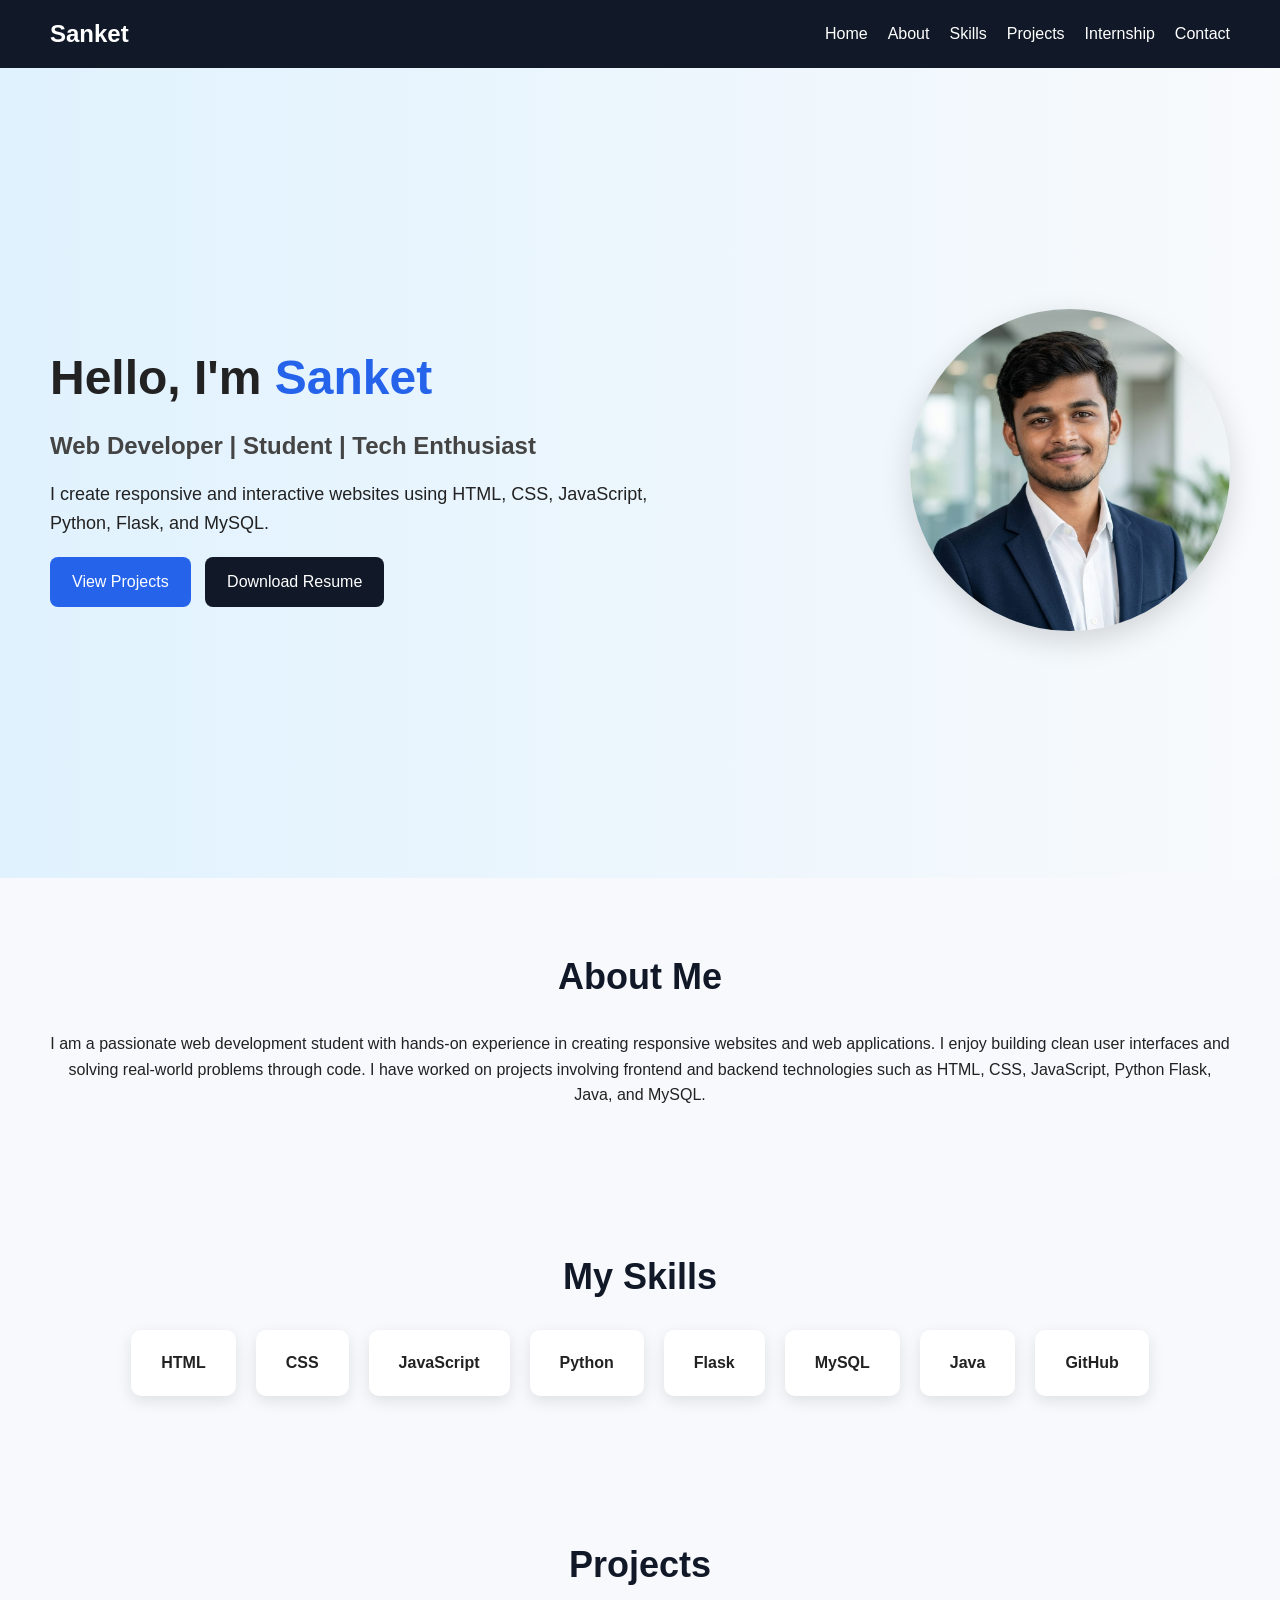
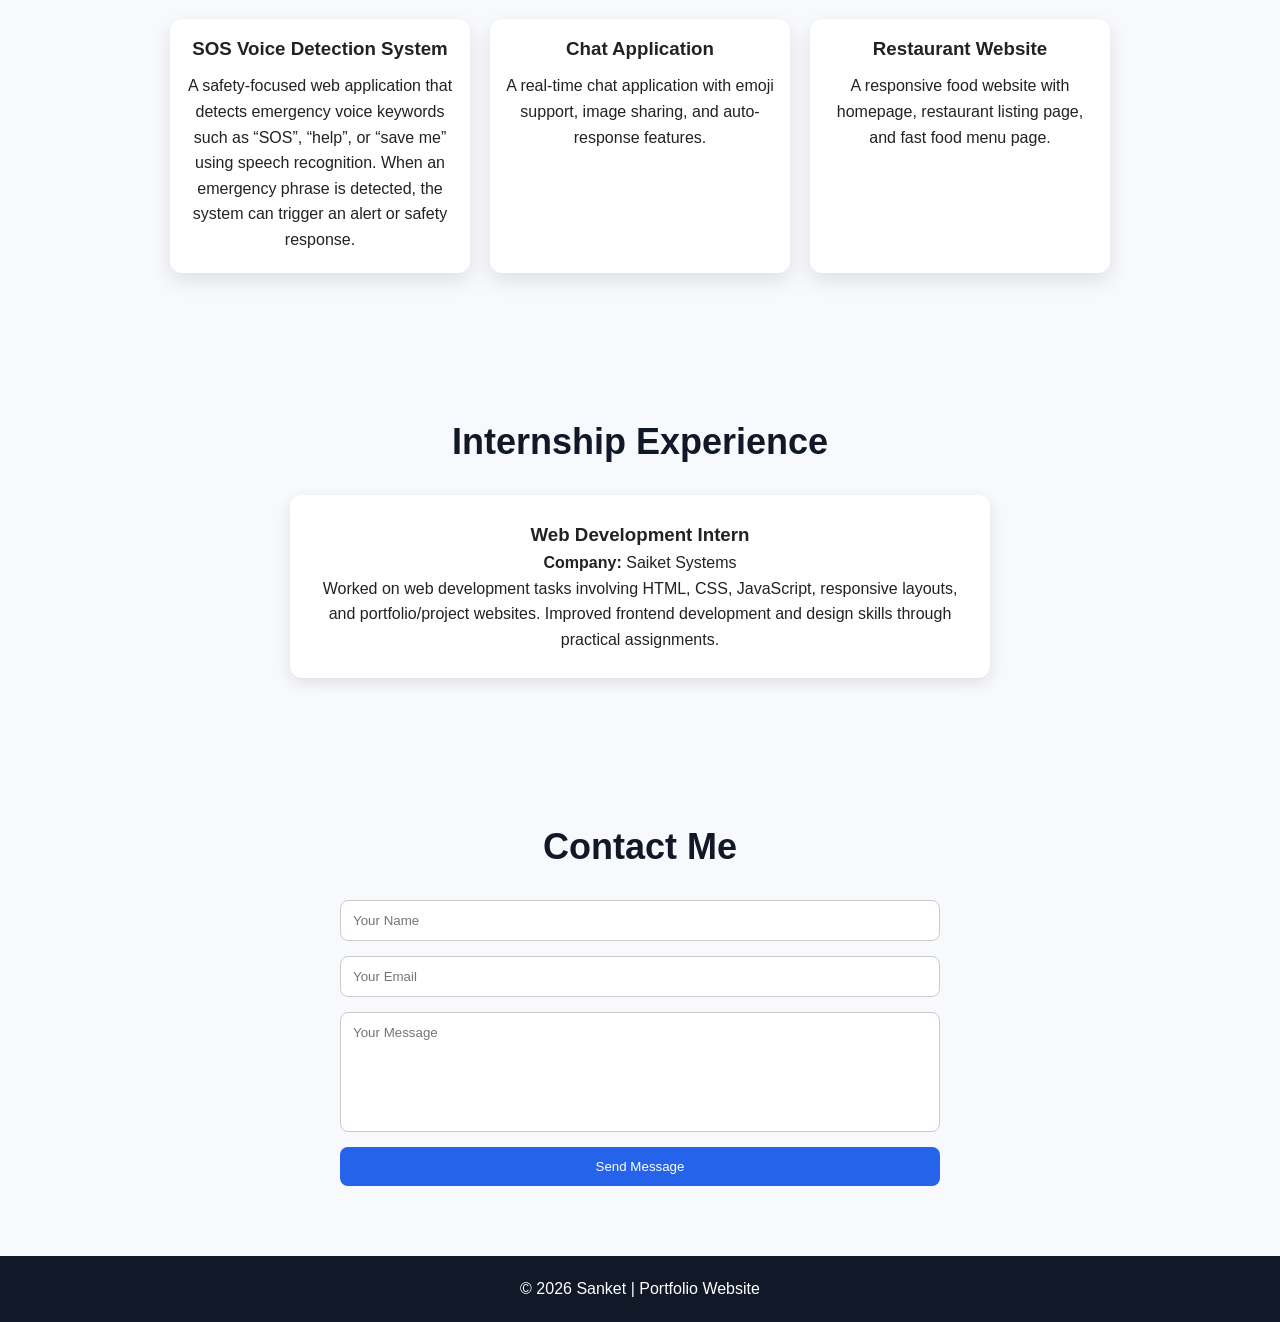
<file: Task 1/index.html>
<!DOCTYPE html>
<html lang="en">
<head>
  <meta charset="UTF-8" />
  <meta name="viewport" content="width=device-width, initial-scale=1.0" />
  <title>Sanket | Portfolio</title>
  <link rel="stylesheet" href="style.css" />
</head>
<body>

  <!-- Header -->
  <header>
    <nav class="navbar">
      <h2 class="logo">Sanket</h2>
      <ul class="nav-links">
        <li><a href="#home">Home</a></li>
        <li><a href="#about">About</a></li>
        <li><a href="#skills">Skills</a></li>
        <li><a href="#projects">Projects</a></li>
        <li><a href="#internship">Internship</a></li>
        <li><a href="#contact">Contact</a></li>
      </ul>
    </nav>
  </header>

  <!-- Home Section -->
  <section id="home" class="hero">
    <div class="hero-content">
      <h1>Hello, I'm <span>Sanket</span></h1>
      <h3>Web Developer | Student | Tech Enthusiast</h3>
      <p>I create responsive and interactive websites using HTML, CSS, JavaScript, Python, Flask, and MySQL.</p>
      <div class="hero-buttons">
        <a href="#projects" class="btn">View Projects</a>
        <a href="resume/4SO25MC094_Sanket.pdf" class="btn secondary" download>Download Resume</a>
      </div>
    </div>
    <div class="hero-image">
      <img src="image/profile.jpg" alt="Profile Image">
    </div>
  </section>

  <!-- About -->
  <section id="about" class="section">
    <h2>About Me</h2>
    <p>
      I am a passionate web development student with hands-on experience in creating responsive websites and web applications. I enjoy building clean user interfaces and solving real-world problems through code. I have worked on projects involving frontend and backend technologies such as HTML, CSS, JavaScript, Python Flask, Java, and MySQL.
    </p>
  </section>

  <!-- Skills -->
  <section id="skills" class="section">
    <h2>My Skills</h2>
    <div class="skills-container">
      <div class="skill-card">HTML</div>
      <div class="skill-card">CSS</div>
      <div class="skill-card">JavaScript</div>
      <div class="skill-card">Python</div>
      <div class="skill-card">Flask</div>
      <div class="skill-card">MySQL</div>
      <div class="skill-card">Java</div>
      <div class="skill-card">GitHub</div>
    </div>
  </section>

  <!-- Projects -->
  <section id="projects" class="section">
    <h2>Projects</h2>
    <div class="projects-container">

    <div class="project-card">
  <!-- <img src="images/project5.png" alt="SOS Voice Detection System"> -->
  <h3>SOS Voice Detection System</h3>
  <p>A safety-focused web application that detects emergency voice keywords such as “SOS”, “help”, or “save me” using speech recognition. When an emergency phrase is detected, the system can trigger an alert or safety response.</p>
</div>

      <div class="project-card">
        <!-- <img src="images/project2.jpg" alt="Project 2"> -->
        <h3>Chat Application</h3>
        <p>A real-time chat application with emoji support, image sharing, and auto-response features.</p>
      </div>

      <div class="project-card">
        <!-- <img src="images/project3.jpg" alt="Project 3"> -->
        <h3>Restaurant Website</h3>
        <p>A responsive food website with homepage, restaurant listing page, and fast food menu page.</p>
      </div>

    </div>
  </section>

  <!-- Internship -->
  <section id="internship" class="section">
    <h2>Internship Experience</h2>
    <div class="internship-box">
      <h3>Web Development Intern</h3>
      <p><strong>Company:</strong> Saiket Systems</p>
      <p>
        Worked on web development tasks involving HTML, CSS, JavaScript, responsive layouts, and portfolio/project websites. Improved frontend development and design skills through practical assignments.
      </p>
    </div>
  </section>

  <!-- Contact -->
  <section id="contact" class="section">
    <h2>Contact Me</h2>
    <form class="contact-form" onsubmit="return showMessage()">
      <input type="text" placeholder="Your Name" required />
      <input type="email" placeholder="Your Email" required />
      <textarea placeholder="Your Message" required></textarea>
      <button type="submit" class="btn">Send Message</button>
    </form>
    <p id="success-msg"></p>
  </section>

  <!-- Footer -->
  <footer>
    <p>© 2026 Sanket | Portfolio Website</p>
  </footer>

  <script src="script.js"></script>
</body>
</html>
</file>
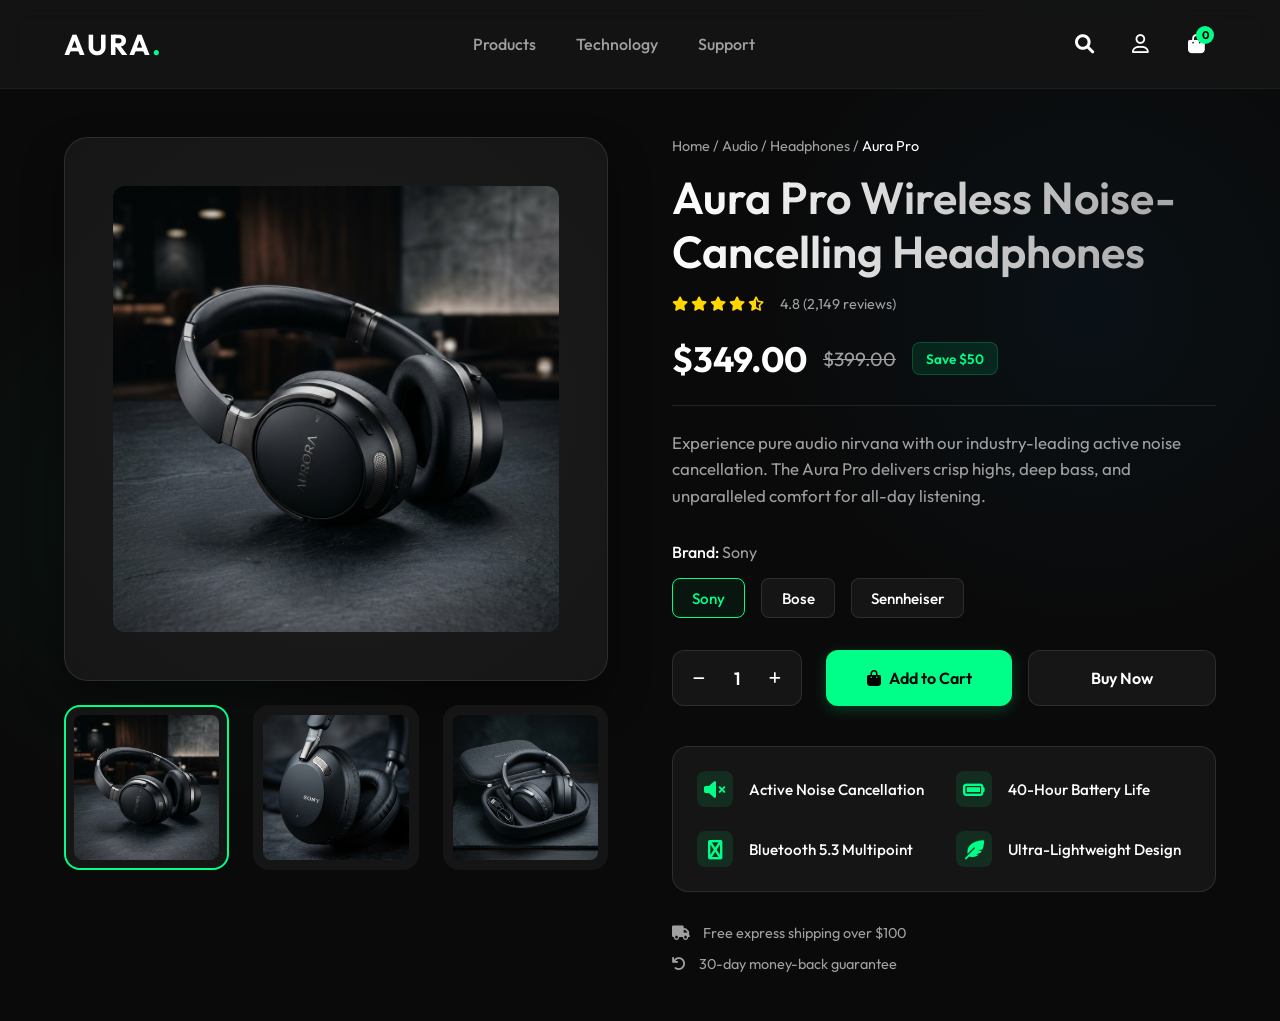
<file: Task 2/index.html>
<!DOCTYPE html>
<html lang="en">
<head>
    <meta charset="UTF-8">
    <meta name="viewport" content="width=device-width, initial-scale=1.0">
    <title>Aura Pro - Wireless Headphones</title>
    <link rel="preconnect" href="https://fonts.googleapis.com">
    <link rel="preconnect" href="https://fonts.gstatic.com" crossorigin>
    <link href="https://fonts.googleapis.com/css2?family=Outfit:wght@300;400;500;600;700&display=swap" rel="stylesheet">
    <link href="https://cdnjs.cloudflare.com/ajax/libs/font-awesome/6.0.0/css/all.min.css" rel="stylesheet">
    <link rel="stylesheet" href="style.css">
</head>
<body>
    <nav class="navbar">
        <div class="logo">AURA<span>.</span></div>
        <ul class="nav-links">
            <li><a href="#">Products</a></li>
            <li><a href="#">Technology</a></li>
            <li><a href="#" onclick="openSupport(event)">Support</a></li>
        </ul>
        <div class="nav-icons">
            <button class="icon-btn" onclick="openSearch()"><i class="fas fa-search"></i></button>
            <button class="icon-btn" onclick="openProfile()"><i class="far fa-user"></i></button>
            <button class="icon-btn cart-btn">
                <i class="fas fa-shopping-bag"></i>
                <span class="cart-badge">0</span>
            </button>
        </div>
    </nav>

    <main class="product-container">
        <!-- Image Section -->
        <div class="product-gallery">
            <div class="main-image-container">
                <img src="assets/main.png" alt="Aura Pro Wireless Headphones Main" class="main-image" id="mainImage">
                <div class="glass-highlight"></div>
            </div>
            <div class="thumbnail-list">
                <div class="thumbnail active" onclick="changeImage('assets/main.png', this)">
                    <img src="assets/main.png" alt="Front view">
                </div>
                <div class="thumbnail" onclick="changeImage('assets/thumb1.png', this)">
                    <img src="assets/thumb1.png" alt="Earcup detail">
                </div>
                <div class="thumbnail" onclick="changeImage('assets/thumb2.png', this)">
                    <img src="assets/thumb2.png" alt="Carrying case">
                </div>
            </div>
        </div>

        <!-- Details Section -->
        <div class="product-details">
            <div class="breadcrumbs">Home / Audio / Headphones / <span>Aura Pro</span></div>
            
            <h1 class="product-title">Aura Pro Wireless Noise-Cancelling Headphones</h1>
            
            <div class="rating-review">
                <div class="stars">
                    <i class="fas fa-star"></i>
                    <i class="fas fa-star"></i>
                    <i class="fas fa-star"></i>
                    <i class="fas fa-star"></i>
                    <i class="fas fa-star-half-alt"></i>
                </div>
                <span class="review-count">4.8 (2,149 reviews)</span>
            </div>

            <div class="price-section">
                <span class="current-price">$349.00</span>
                <span class="original-price">$399.00</span>
                <span class="discount-badge">Save $50</span>
            </div>

            <p class="product-description">
                Experience pure audio nirvana with our industry-leading active noise cancellation. The Aura Pro delivers crisp highs, deep bass, and unparalleled comfort for all-day listening.
            </p>

            <div class="options-container">
                <div class="brand-selection">
                    <h3>Brand: <span id="brandName">Sony</span></h3>
                    <div class="brand-options">
                        <button class="brand-btn active" onclick="selectBrand('Sony', this)">Sony</button>
                        <button class="brand-btn" onclick="selectBrand('Bose', this)">Bose</button>
                        <button class="brand-btn" onclick="selectBrand('Sennheiser', this)">Sennheiser</button>
                    </div>
                </div>
            </div>

            <div class="action-section">
                <div class="quantity-selector">
                    <button class="qty-btn" onclick="updateQuantity(-1)"><i class="fas fa-minus"></i></button>
                    <input type="number" id="qty" value="1" min="1" max="10">
                    <button class="qty-btn" onclick="updateQuantity(1)"><i class="fas fa-plus"></i></button>
                </div>
                
                <div class="buttons-group">
                    <button class="btn-primary" onclick="addToCart()">
                        <i class="fas fa-shopping-bag"></i> Add to Cart
                    </button>
                    <button class="btn-secondary" onclick="buyNow()">Buy Now</button>
                </div>
            </div>

            <div class="features-list">
                <div class="feature-item">
                    <i class="fas fa-volume-mute"></i>
                    <span>Active Noise Cancellation</span>
                </div>
                <div class="feature-item">
                    <i class="fas fa-battery-full"></i>
                    <span>40-Hour Battery Life</span>
                </div>
                <div class="feature-item">
                    <i class="fas fa-bluetooth"></i>
                    <span>Bluetooth 5.3 Multipoint</span>
                </div>
                <div class="feature-item">
                    <i class="fas fa-feather-alt"></i>
                    <span>Ultra-Lightweight Design</span>
                </div>
            </div>
            
            <div class="shipping-info">
                <p><i class="fas fa-truck"></i> Free express shipping over $100</p>
                <p><i class="fas fa-undo"></i> 30-day money-back guarantee</p>
            </div>
        </div>
    </main>

    <!-- Notification Toast -->
    <div id="toast" class="toast">
        <i class="fas fa-check-circle"></i> Added to cart successfully!
    </div>

    <script src="script.js"></script>
</body>
</html>
</file>
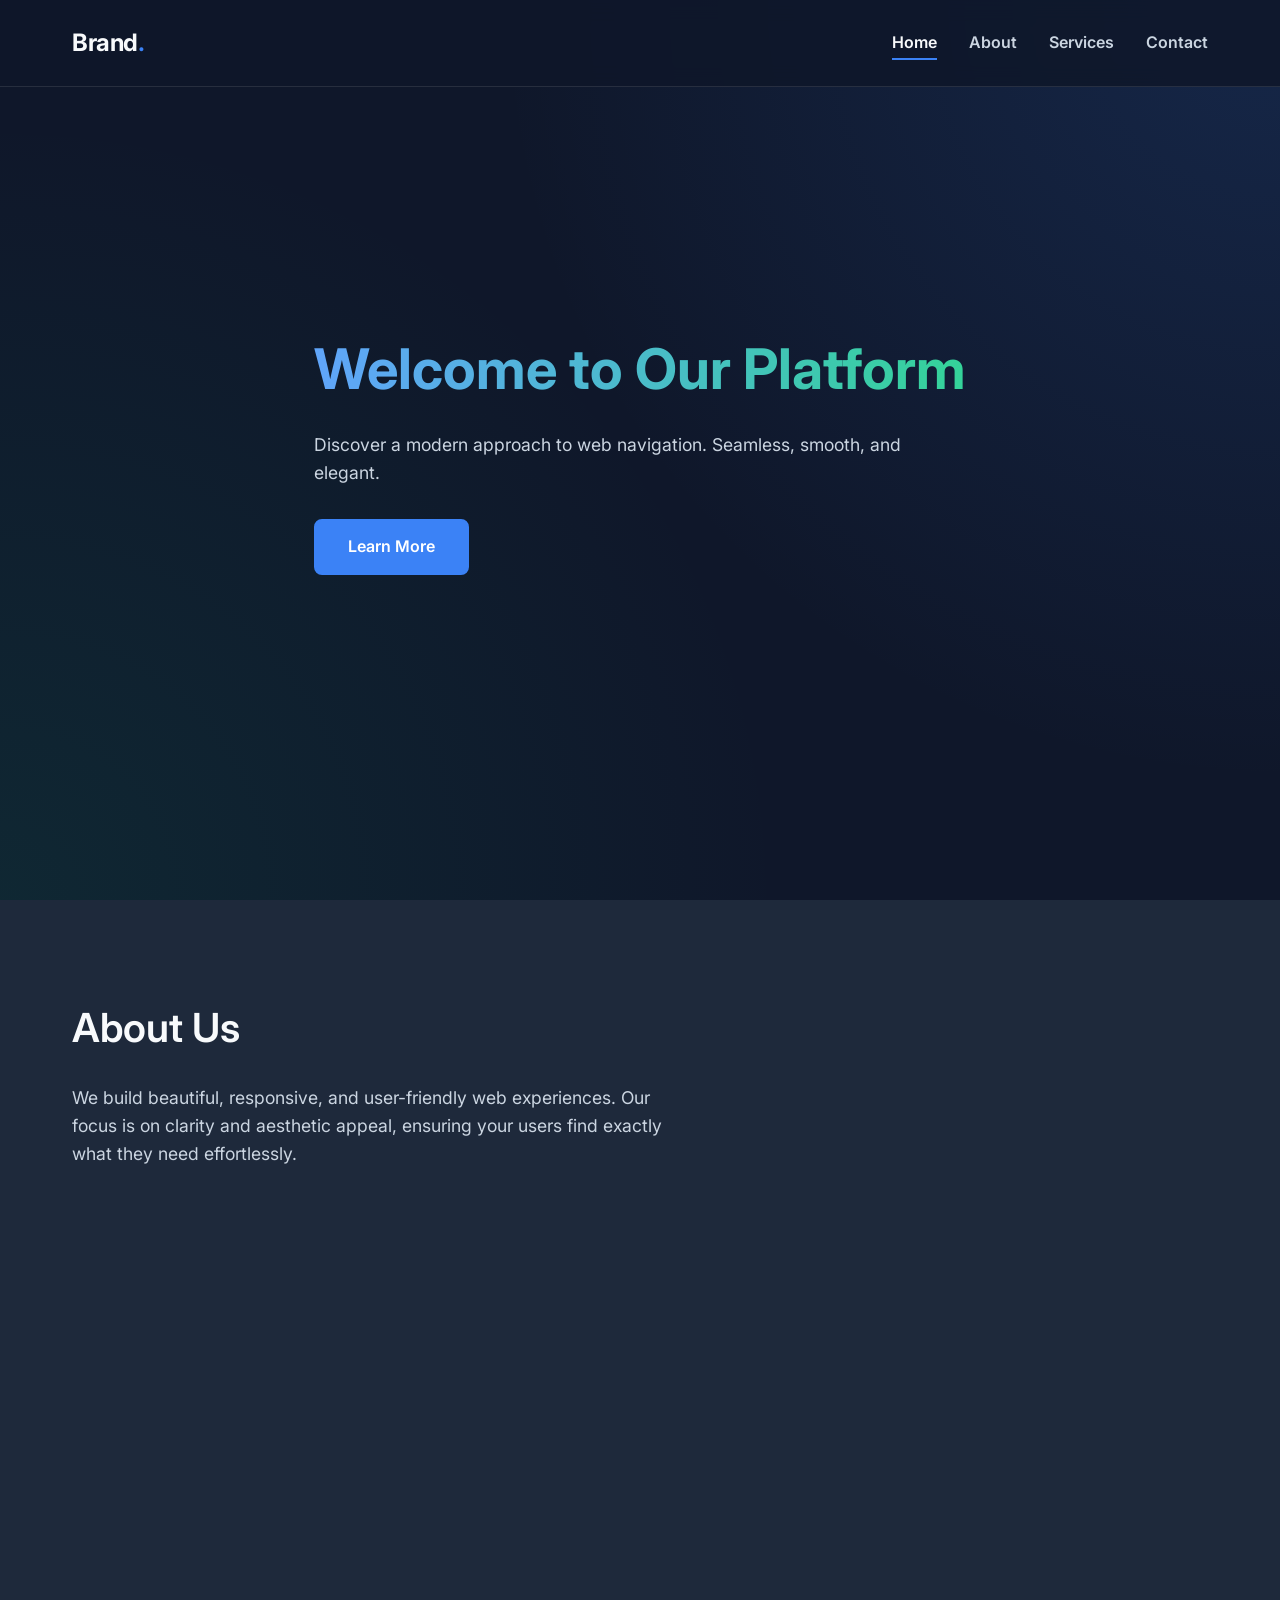
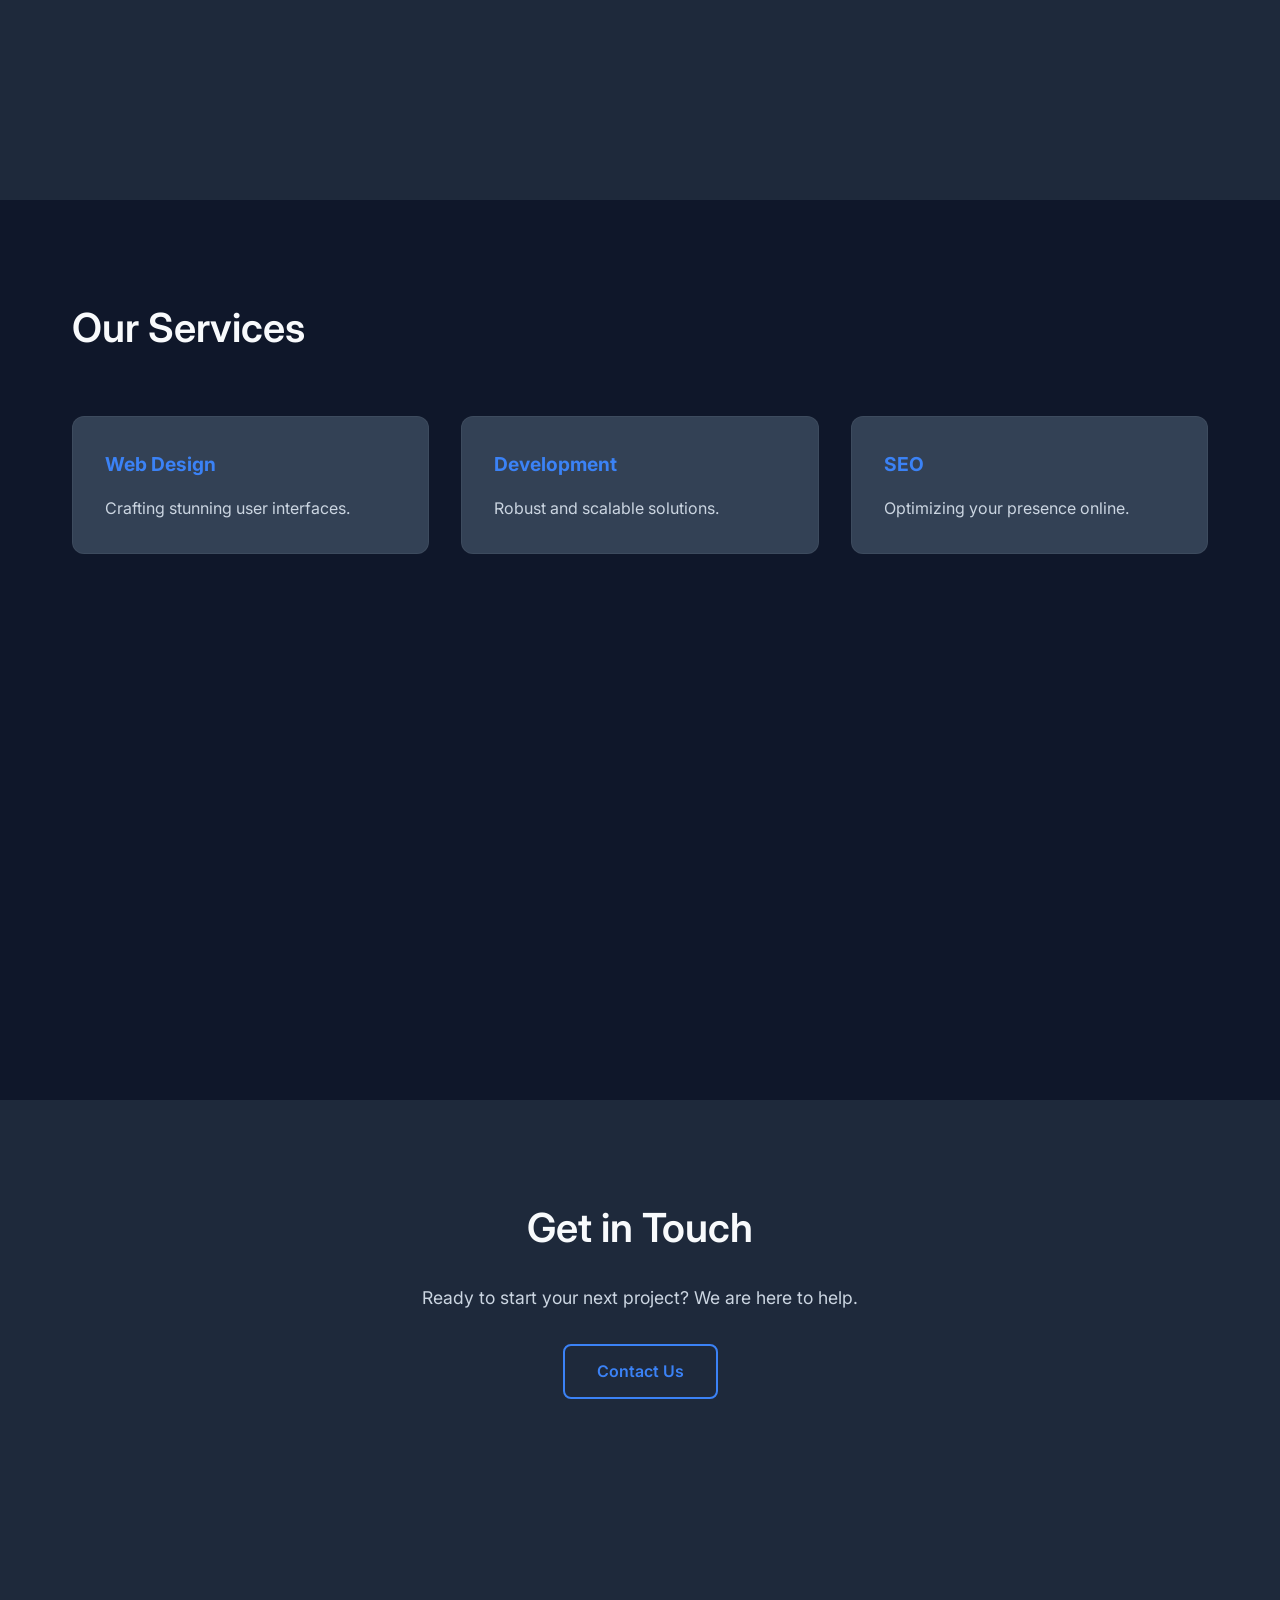
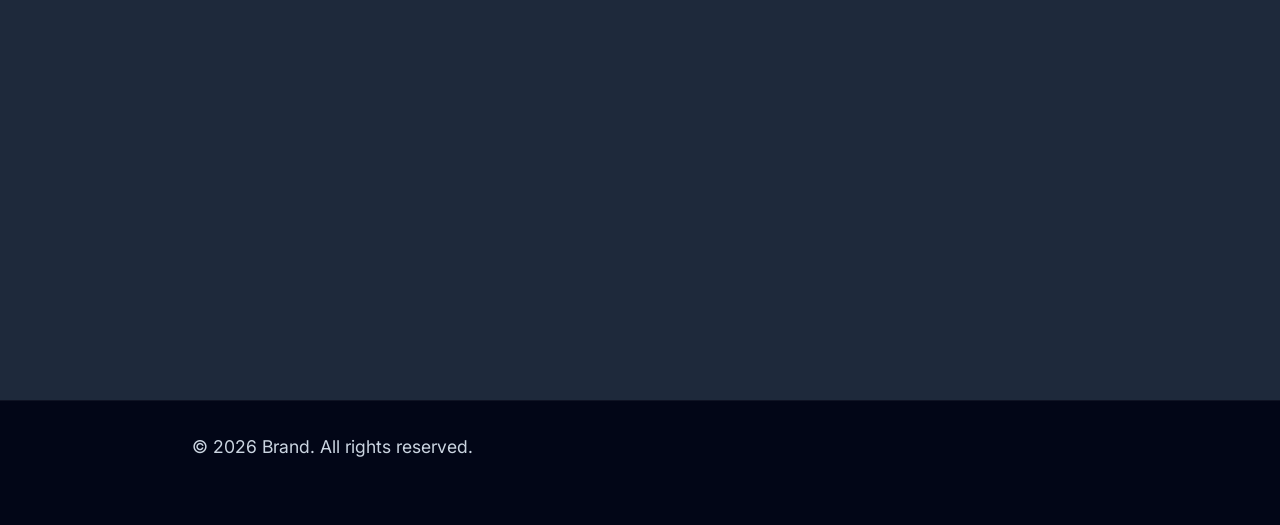
<file: Task 3/index.html>
<!DOCTYPE html>
<html lang="en">
<head>
    <meta charset="UTF-8">
    <meta name="viewport" content="width=device-width, initial-scale=1.0">
    <title>Modern Navigation</title>
    <link rel="preconnect" href="https://fonts.googleapis.com">
    <link rel="preconnect" href="https://fonts.gstatic.com" crossorigin>
    <link href="https://fonts.googleapis.com/css2?family=Inter:wght@300;400;600;700&display=swap" rel="stylesheet">
    <link rel="stylesheet" href="style.css">
</head>
<body>
    <header>
        <nav class="navbar">
            <div class="logo">
                <a href="#home">Brand<span>.</span></a>
            </div>
            <ul class="nav-links">
                <li><a href="#home" class="nav-item">Home</a></li>
                <li><a href="#about" class="nav-item">About</a></li>
                <li><a href="#services" class="nav-item">Services</a></li>
                <li><a href="#contact" class="nav-item">Contact</a></li>
            </ul>
        </nav>
    </header>

    <main>
        <section id="home" class="section home-section">
            <div class="container">
                <h1>Welcome to Our Platform</h1>
                <p>Discover a modern approach to web navigation. Seamless, smooth, and elegant.</p>
                <a href="#about" class="cta-button">Learn More</a>
            </div>
        </section>

        <section id="about" class="section about-section">
            <div class="container">
                <h2>About Us</h2>
                <p>We build beautiful, responsive, and user-friendly web experiences. Our focus is on clarity and aesthetic appeal, ensuring your users find exactly what they need effortlessly.</p>
            </div>
        </section>

        <section id="services" class="section services-section">
            <div class="container">
                <h2>Our Services</h2>
                <div class="grid">
                    <div class="card">
                        <h3>Web Design</h3>
                        <p>Crafting stunning user interfaces.</p>
                    </div>
                    <div class="card">
                        <h3>Development</h3>
                        <p>Robust and scalable solutions.</p>
                    </div>
                    <div class="card">
                        <h3>SEO</h3>
                        <p>Optimizing your presence online.</p>
                    </div>
                </div>
            </div>
        </section>

        <section id="contact" class="section contact-section">
            <div class="container">
                <h2>Get in Touch</h2>
                <p>Ready to start your next project? We are here to help.</p>
                <a href="mailto:hello@example.com" class="cta-button outline">Contact Us</a>
            </div>
        </section>
    </main>
    
    <footer>
        <p>&copy; 2026 Brand. All rights reserved.</p>
    </footer>

    <script>
        // Smooth scrolling for navigation links
        document.querySelectorAll('a[href^="#"]').forEach(anchor => {
            anchor.addEventListener('click', function (e) {
                e.preventDefault();
                const target = document.querySelector(this.getAttribute('href'));
                if (target) {
                    target.scrollIntoView({
                        behavior: 'smooth'
                    });
                }
            });
        });
        
        // Highlight active nav link on scroll
        const sections = document.querySelectorAll('.section');
        const navItems = document.querySelectorAll('.nav-item');

        window.addEventListener('scroll', () => {
            let current = '';
            sections.forEach(section => {
                const sectionTop = section.offsetTop;
                const sectionHeight = section.clientHeight;
                if (pageYOffset >= (sectionTop - sectionHeight / 3)) {
                    current = section.getAttribute('id');
                }
            });

            navItems.forEach(item => {
                item.classList.remove('active');
                if (item.getAttribute('href').includes(current)) {
                    item.classList.add('active');
                }
            });
        });
    </script>
</body>
</html>
</file>
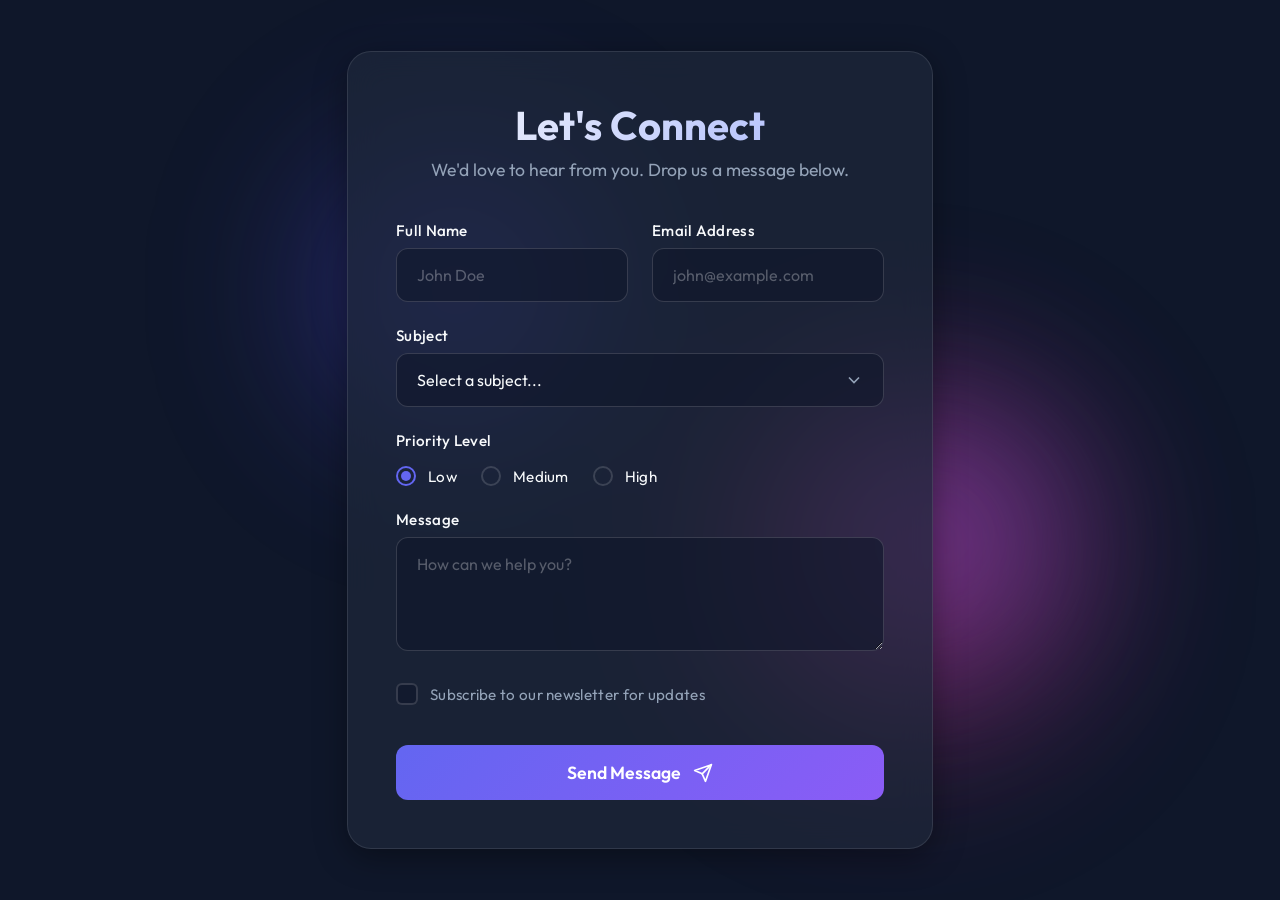
<file: Task 4/index.html>
<!DOCTYPE html>
<html lang="en">
<head>
    <meta charset="UTF-8">
    <meta name="viewport" content="width=device-width, initial-scale=1.0">
    <title>Premium Contact Experience</title>
    <link rel="preconnect" href="https://fonts.googleapis.com">
    <link rel="preconnect" href="https://fonts.gstatic.com" crossorigin>
    <link href="https://fonts.googleapis.com/css2?family=Outfit:wght@300;400;500;600;700&display=swap" rel="stylesheet">
    <link rel="stylesheet" href="style.css">
</head>
<body>
    <div class="background-animation">
        <div class="blob blob-1"></div>
        <div class="blob blob-2"></div>
        <div class="blob blob-3"></div>
    </div>
    
    <div class="container">
        <div class="form-wrapper glass-effect">
            <div class="form-header">
                <h1>Let's Connect</h1>
                <p>We'd love to hear from you. Drop us a message below.</p>
            </div>
            
            <form id="contactForm" novalidate>
                <div class="form-row">
                    <div class="input-group">
                        <label for="fullName">Full Name</label>
                        <input type="text" id="fullName" name="fullName" placeholder="John Doe" required>
                        <span class="error-message" id="fullNameError">Please enter your name</span>
                    </div>
                    
                    <div class="input-group">
                        <label for="email">Email Address</label>
                        <input type="email" id="email" name="email" placeholder="john@example.com" required>
                        <span class="error-message" id="emailError">Please enter a valid email</span>
                    </div>
                </div>
                
                <div class="input-group">
                    <label for="subject">Subject</label>
                    <div class="select-wrapper">
                        <select id="subject" name="subject" required>
                            <option value="" disabled selected>Select a subject...</option>
                            <option value="general">General Inquiry</option>
                            <option value="support">Technical Support</option>
                            <option value="billing">Billing Question</option>
                            <option value="partnership">Partnership Opportunity</option>
                        </select>
                        <svg class="select-icon" viewBox="0 0 24 24" fill="none" stroke="currentColor" stroke-width="2"><path d="M6 9l6 6 6-6"></path></svg>
                    </div>
                    <span class="error-message" id="subjectError">Please select a subject</span>
                </div>
                
                <div class="input-group">
                    <label>Priority Level</label>
                    <div class="radio-group">
                        <label class="radio-label">
                            <input type="radio" name="priority" value="low" checked>
                            <span class="radio-custom"></span>
                            Low
                        </label>
                        <label class="radio-label">
                            <input type="radio" name="priority" value="medium">
                            <span class="radio-custom"></span>
                            Medium
                        </label>
                        <label class="radio-label">
                            <input type="radio" name="priority" value="high">
                            <span class="radio-custom"></span>
                            High
                        </label>
                    </div>
                </div>
                
                <div class="input-group">
                    <label for="message">Message</label>
                    <textarea id="message" name="message" rows="4" placeholder="How can we help you?" required></textarea>
                    <span class="error-message" id="messageError">Please enter your message</span>
                </div>
                
                <div class="input-group checkbox-group">
                    <label class="checkbox-label">
                        <input type="checkbox" id="newsletter" name="newsletter">
                        <span class="checkbox-custom">
                            <svg viewBox="0 0 24 24" fill="none" stroke="currentColor" stroke-width="2" stroke-linecap="round" stroke-linejoin="round"><polyline points="20 6 9 17 4 12"></polyline></svg>
                        </span>
                        Subscribe to our newsletter for updates
                    </label>
                </div>
                
                <button type="submit" class="submit-btn" id="submitBtn">
                    <span class="btn-text">Send Message</span>
                    <svg class="btn-icon" viewBox="0 0 24 24" fill="none" stroke="currentColor" stroke-width="2" stroke-linecap="round" stroke-linejoin="round"><line x1="22" y1="2" x2="11" y2="13"></line><polygon points="22 2 15 22 11 13 2 9 22 2"></polygon></svg>
                </button>
            </form>

            <div class="success-state hidden" id="successState">
                <div class="success-icon">
                    <svg viewBox="0 0 24 24" fill="none" stroke="currentColor" stroke-width="2" stroke-linecap="round" stroke-linejoin="round"><path d="M22 11.08V12a10 10 0 1 1-5.93-9.14"></path><polyline points="22 4 12 14.01 9 11.01"></polyline></svg>
                </div>
                <h2>Message Sent!</h2>
                <p>Thanks for reaching out. We'll get back to you shortly.</p>
                <button class="submit-btn reset-btn" id="resetBtn">Send Another Message</button>
            </div>
        </div>
    </div>
    
    <script src="script.js"></script>
</body>
</html>
</file>
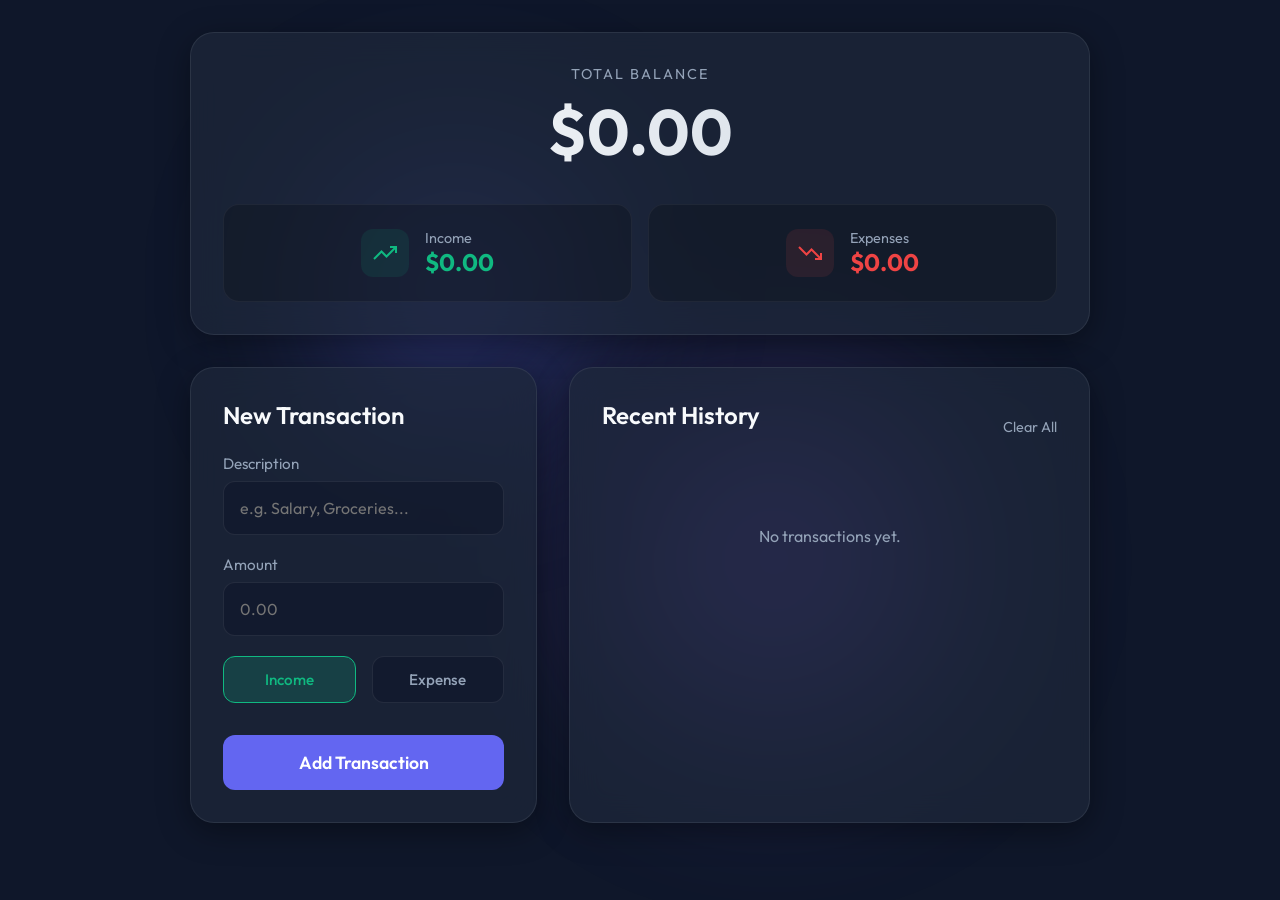
<file: Task 6/index.html>
<!DOCTYPE html>
<html lang="en">
<head>
    <meta charset="UTF-8">
    <meta name="viewport" content="width=device-width, initial-scale=1.0">
    <title>Aura | Smart Finance</title>
    <link rel="preconnect" href="https://fonts.googleapis.com">
    <link rel="preconnect" href="https://fonts.gstatic.com" crossorigin>
    <link href="https://fonts.googleapis.com/css2?family=Outfit:wght@300;400;500;600;700&display=swap" rel="stylesheet">
    <link rel="stylesheet" href="style.css">
</head>
<body>
    <div class="bg-orb orb-1"></div>
    <div class="bg-orb orb-2"></div>

    <div class="app-container">
        <!-- Header / Summary -->
        <header class="dashboard-header glass">
            <div class="balance-wrapper">
                <p>Total Balance</p>
                <h1 id="totalBalance">$0.00</h1>
            </div>
            <div class="stats-row">
                <div class="stat-card income">
                    <div class="icon-wrapper">
                        <svg viewBox="0 0 24 24" fill="none" stroke="currentColor" stroke-width="2"><polyline points="23 6 13.5 15.5 8.5 10.5 1 18"></polyline><polyline points="17 6 23 6 23 12"></polyline></svg>
                    </div>
                    <div>
                        <p>Income</p>
                        <h3 id="totalIncome">$0.00</h3>
                    </div>
                </div>
                <div class="stat-card expense">
                    <div class="icon-wrapper">
                        <svg viewBox="0 0 24 24" fill="none" stroke="currentColor" stroke-width="2"><polyline points="23 18 13.5 8.5 8.5 13.5 1 6"></polyline><polyline points="17 18 23 18 23 12"></polyline></svg>
                    </div>
                    <div>
                        <p>Expenses</p>
                        <h3 id="totalExpense">$0.00</h3>
                    </div>
                </div>
            </div>
        </header>

        <div class="main-content">
            <!-- Add Transaction Form -->
            <section class="form-section glass">
                <h2>New Transaction</h2>
                <form id="transactionForm">
                    <div class="form-group">
                        <label for="text">Description</label>
                        <input type="text" id="text" placeholder="e.g. Salary, Groceries..." required autocomplete="off">
                    </div>
                    <div class="form-group">
                        <label for="amount">Amount</label>
                        <input type="number" id="amount" placeholder="0.00" step="0.01" required>
                    </div>
                    <div class="type-selector">
                        <label class="radio-label">
                            <input type="radio" name="type" value="income" checked>
                            <span class="radio-btn income-btn">Income</span>
                        </label>
                        <label class="radio-label">
                            <input type="radio" name="type" value="expense">
                            <span class="radio-btn expense-btn">Expense</span>
                        </label>
                    </div>
                    <button type="submit" class="submit-btn">Add Transaction</button>
                </form>
            </section>

            <!-- Transactions List -->
            <section class="history-section glass">
                <div class="history-header">
                    <h2>Recent History</h2>
                    <button id="clearBtn" class="clear-btn text-muted">Clear All</button>
                </div>
                <ul id="list" class="list">
                    <!-- Transactions will be injected here via JS -->
                </ul>
                <div id="emptyState" class="empty-state hidden">
                    <p>No transactions yet.</p>
                </div>
            </section>
        </div>
    </div>

    <script src="script.js"></script>
</body>
</html>
</file>
<file: Task 1/style.css>
* {
  margin: 0;
  padding: 0;
  box-sizing: border-box;
  font-family: Arial, sans-serif;
}

body {
  background: #f8f9fc;
  color: #222;
  line-height: 1.6;
}

header {
  background: #111827;
  padding: 15px 50px;
  position: sticky;
  top: 0;
  z-index: 1000;
}

.navbar {
  display: flex;
  justify-content: space-between;
  align-items: center;
}

.logo {
  color: white;
}

.nav-links {
  list-style: none;
  display: flex;
  gap: 20px;
}

.nav-links li a {
  text-decoration: none;
  color: white;
  transition: 0.3s;
}

.nav-links li a:hover {
  color: #38bdf8;
}

.hero {
  display: flex;
  justify-content: space-between;
  align-items: center;
  padding: 80px 50px;
  min-height: 90vh;
  background: linear-gradient(to right, #e0f2fe, #f8fafc);
}

.hero-content {
  max-width: 600px;
}

.hero-content h1 {
  font-size: 48px;
  margin-bottom: 10px;
}

.hero-content h1 span {
  color: #2563eb;
}

.hero-content h3 {
  font-size: 24px;
  margin-bottom: 15px;
  color: #444;
}

.hero-content p {
  margin-bottom: 20px;
  font-size: 18px;
}

.hero-buttons .btn {
  margin-right: 10px;
}

.hero-image img {
  width: 320px;
  border-radius: 50%;
  box-shadow: 0 10px 30px rgba(0,0,0,0.15);
}

.section {
  padding: 70px 50px;
  text-align: center;
}

.section h2 {
  font-size: 36px;
  margin-bottom: 25px;
  color: #111827;
}

.skills-container,
.projects-container {
  display: flex;
  flex-wrap: wrap;
  justify-content: center;
  gap: 20px;
}

.skill-card {
  background: white;
  padding: 20px 30px;
  border-radius: 10px;
  box-shadow: 0 5px 15px rgba(0,0,0,0.1);
  font-weight: bold;
  transition: transform 0.3s;
}

.skill-card:hover {
  transform: translateY(-5px);
}

.project-card {
  width: 300px;
  background: white;
  border-radius: 12px;
  overflow: hidden;
  box-shadow: 0 8px 20px rgba(0,0,0,0.1);
  transition: transform 0.3s;
}

.project-card:hover {
  transform: scale(1.03);
}

.project-card img {
  width: 100%;
  height: 180px;
  object-fit: cover;
}

.project-card h3 {
  margin: 15px 0 10px;
}

.project-card p {
  padding: 0 15px 20px;
}

.internship-box {
  max-width: 700px;
  margin: auto;
  background: white;
  padding: 25px;
  border-radius: 12px;
  box-shadow: 0 5px 15px rgba(0,0,0,0.1);
}

.contact-form {
  max-width: 600px;
  margin: auto;
  display: flex;
  flex-direction: column;
  gap: 15px;
}

.contact-form input,
.contact-form textarea {
  padding: 12px;
  border: 1px solid #ccc;
  border-radius: 8px;
}

.contact-form textarea {
  resize: none;
  height: 120px;
}

.btn {
  display: inline-block;
  background: #2563eb;
  color: white;
  padding: 12px 22px;
  text-decoration: none;
  border-radius: 8px;
  border: none;
  cursor: pointer;
  transition: 0.3s;
}

.btn:hover {
  background: #1d4ed8;
}

.secondary {
  background: #111827;
}

footer {
  text-align: center;
  padding: 20px;
  background: #111827;
  color: white;
}

@media (max-width: 900px) {
  .hero {
    flex-direction: column;
    text-align: center;
  }

  .hero-image img {
    margin-top: 30px;
    width: 250px;
  }

  .nav-links {
    flex-wrap: wrap;
    justify-content: center;
  }
}
</file>
<file: Task 2/style.css>
:root {
    --bg-color: #0a0a0a;
    --surface-color: #151515;
    --surface-light: #222222;
    --text-primary: #ffffff;
    --text-secondary: #a0a0a0;
    --accent-color: #00ff88;
    --accent-hover: #00cc6a;
    --border-color: rgba(255, 255, 255, 0.1);
    --glass-bg: rgba(25, 25, 25, 0.6);
    --glass-border: rgba(255, 255, 255, 0.05);
    --transition: all 0.3s cubic-bezier(0.25, 0.8, 0.25, 1);
}

* {
    margin: 0;
    padding: 0;
    box-sizing: border-box;
    font-family: 'Outfit', sans-serif;
}

body {
    background-color: var(--bg-color);
    color: var(--text-primary);
    min-height: 100vh;
    background-image: 
        radial-gradient(circle at 15% 50%, rgba(0, 255, 136, 0.05), transparent 25%),
        radial-gradient(circle at 85% 30%, rgba(0, 150, 255, 0.05), transparent 25%);
}

.navbar {
    display: flex;
    justify-content: space-between;
    align-items: center;
    padding: 1.5rem 5%;
    background: var(--glass-bg);
    backdrop-filter: blur(12px);
    -webkit-backdrop-filter: blur(12px);
    border-bottom: 1px solid var(--glass-border);
    position: sticky;
    top: 0;
    z-index: 100;
}

.logo {
    font-size: 1.8rem;
    font-weight: 700;
    letter-spacing: 2px;
}

.logo span {
    color: var(--accent-color);
}

.nav-links {
    display: flex;
    list-style: none;
    gap: 2.5rem;
}

.nav-links a {
    color: var(--text-secondary);
    text-decoration: none;
    font-weight: 500;
    transition: var(--transition);
    position: relative;
}

.nav-links a:hover {
    color: var(--text-primary);
}

.nav-links a::after {
    content: '';
    position: absolute;
    bottom: -5px;
    left: 0;
    width: 0;
    height: 2px;
    background: var(--accent-color);
    transition: var(--transition);
}

.nav-links a:hover::after {
    width: 100%;
}

.nav-icons {
    display: flex;
    gap: 1rem;
}

.icon-btn {
    background: transparent;
    border: none;
    color: var(--text-primary);
    font-size: 1.2rem;
    cursor: pointer;
    transition: var(--transition);
    width: 40px;
    height: 40px;
    border-radius: 50%;
    display: flex;
    align-items: center;
    justify-content: center;
}

.icon-btn:hover {
    background: var(--surface-light);
    color: var(--accent-color);
}

.cart-btn {
    position: relative;
}

.cart-badge {
    position: absolute;
    top: 2px;
    right: 2px;
    background: var(--accent-color);
    color: #000;
    font-size: 0.7rem;
    font-weight: 700;
    width: 18px;
    height: 18px;
    display: flex;
    align-items: center;
    justify-content: center;
    border-radius: 50%;
}

.product-container {
    max-width: 1400px;
    margin: 3rem auto;
    padding: 0 5%;
    display: grid;
    grid-template-columns: 1fr 1fr;
    gap: 4rem;
}

.product-gallery {
    display: flex;
    flex-direction: column;
    gap: 1.5rem;
}

.main-image-container {
    width: 100%;
    border-radius: 24px;
    background: var(--surface-color);
    padding: 3rem;
    position: relative;
    overflow: hidden;
    display: flex;
    justify-content: center;
    align-items: center;
    border: 1px solid var(--border-color);
    box-shadow: 0 20px 40px rgba(0,0,0,0.4);
    aspect-ratio: 1/1;
}

.main-image {
    width: 100%;
    height: 100%;
    object-fit: cover; /* Use cover since they are photorealistic square renders */
    border-radius: 12px;
    transition: transform 0.5s ease;
    z-index: 2;
}

.main-image:hover {
    transform: scale(1.05);
}

.glass-highlight {
    position: absolute;
    top: -50%;
    left: -50%;
    width: 200%;
    height: 200%;
    background: radial-gradient(circle, rgba(255,255,255,0.03) 0%, transparent 60%);
    z-index: 1;
    pointer-events: none;
}

.thumbnail-list {
    display: flex;
    gap: 1.5rem;
}

.thumbnail {
    flex: 1;
    aspect-ratio: 1/1;
    background: var(--surface-color);
    border-radius: 16px;
    padding: 0.5rem;
    cursor: pointer;
    border: 2px solid transparent;
    transition: var(--transition);
    overflow: hidden;
    position: relative;
}

.thumbnail img {
    width: 100%;
    height: 100%;
    object-fit: cover;
    border-radius: 8px;
}

.thumbnail:hover {
    border-color: rgba(255,255,255,0.3);
    transform: translateY(-5px);
}

.thumbnail.active {
    border-color: var(--accent-color);
}

.product-details {
    display: flex;
    flex-direction: column;
}

.breadcrumbs {
    font-size: 0.9rem;
    color: var(--text-secondary);
    margin-bottom: 1rem;
}

.breadcrumbs span {
    color: var(--text-primary);
}

.product-title {
    font-size: 2.8rem;
    font-weight: 600;
    line-height: 1.2;
    margin-bottom: 1rem;
    background: linear-gradient(to right, #fff, #a0a0a0);
    -webkit-background-clip: text;
    background-clip: text;
    -webkit-text-fill-color: transparent;
}

.rating-review {
    display: flex;
    align-items: center;
    gap: 1rem;
    margin-bottom: 1.5rem;
}

.stars {
    color: #ffd700;
    font-size: 0.9rem;
}

.review-count {
    color: var(--text-secondary);
    font-size: 0.9rem;
}

.price-section {
    display: flex;
    align-items: center;
    gap: 1rem;
    margin-bottom: 1.5rem;
    padding-bottom: 1.5rem;
    border-bottom: 1px solid var(--border-color);
}

.current-price {
    font-size: 2.2rem;
    font-weight: 700;
    color: var(--text-primary);
}

.original-price {
    font-size: 1.2rem;
    color: var(--text-secondary);
    text-decoration: line-through;
}

.discount-badge {
    background: rgba(0, 255, 136, 0.1);
    color: var(--accent-color);
    padding: 0.4rem 0.8rem;
    border-radius: 8px;
    font-size: 0.85rem;
    font-weight: 600;
    border: 1px solid rgba(0, 255, 136, 0.2);
}

.product-description {
    color: var(--text-secondary);
    line-height: 1.6;
    margin-bottom: 2rem;
    font-size: 1.05rem;
}

.options-container {
    margin-bottom: 2rem;
}

.brand-selection h3 {
    font-size: 1rem;
    font-weight: 500;
    margin-bottom: 1rem;
}

.brand-selection span {
    color: var(--text-secondary);
    font-weight: 400;
}

.brand-options {
    display: flex;
    gap: 1rem;
}

.brand-btn {
    padding: 0.6rem 1.2rem;
    background: var(--surface-color);
    color: var(--text-primary);
    border-radius: 8px;
    border: 1px solid var(--border-color);
    cursor: pointer;
    transition: var(--transition);
    font-weight: 500;
    font-size: 0.95rem;
}

.brand-btn.active {
    border-color: var(--accent-color);
    color: var(--accent-color);
    background: rgba(0, 255, 136, 0.05);
}

.brand-btn:hover {
    background: var(--surface-light);
    transform: translateY(-2px);
    border-color: rgba(255, 255, 255, 0.3);
}

.action-section {
    display: flex;
    flex-wrap: wrap;
    gap: 1.5rem;
    margin-bottom: 2.5rem;
}

.quantity-selector {
    display: flex;
    align-items: center;
    background: var(--surface-color);
    border: 1px solid var(--border-color);
    border-radius: 12px;
    padding: 0.5rem;
    height: 56px;
}

.qty-btn {
    background: transparent;
    border: none;
    color: var(--text-primary);
    width: 36px;
    height: 36px;
    border-radius: 8px;
    cursor: pointer;
    transition: var(--transition);
}

.qty-btn:hover {
    background: var(--surface-light);
}

.quantity-selector input {
    width: 40px;
    text-align: center;
    background: transparent;
    border: none;
    color: var(--text-primary);
    font-size: 1.1rem;
    font-weight: 600;
}

.quantity-selector input:focus {
    outline: none;
}

.quantity-selector input::-webkit-outer-spin-button,
.quantity-selector input::-webkit-inner-spin-button {
    -webkit-appearance: none;
    margin: 0;
}

.buttons-group {
    display: flex;
    gap: 1rem;
    flex: 1;
}

.btn-primary {
    flex: 1;
    height: 56px;
    background: var(--accent-color);
    color: #000;
    border: none;
    border-radius: 12px;
    font-size: 1rem;
    font-weight: 600;
    cursor: pointer;
    display: flex;
    align-items: center;
    justify-content: center;
    gap: 0.5rem;
    transition: var(--transition);
    box-shadow: 0 4px 15px rgba(0, 255, 136, 0.2);
}

.btn-primary:hover {
    background: var(--accent-hover);
    transform: translateY(-2px);
    box-shadow: 0 8px 25px rgba(0, 255, 136, 0.3);
}

.btn-secondary {
    flex: 1;
    height: 56px;
    background: rgba(255, 255, 255, 0.05);
    color: var(--text-primary);
    border: 1px solid var(--border-color);
    border-radius: 12px;
    font-size: 1rem;
    font-weight: 600;
    cursor: pointer;
    transition: var(--transition);
    backdrop-filter: blur(5px);
}

.btn-secondary:hover {
    background: rgba(255, 255, 255, 0.1);
    transform: translateY(-2px);
}

.features-list {
    display: grid;
    grid-template-columns: 1fr 1fr;
    gap: 1.5rem;
    margin-bottom: 2rem;
    padding: 1.5rem;
    background: var(--surface-color);
    border-radius: 16px;
    border: 1px solid var(--border-color);
}

.feature-item {
    display: flex;
    align-items: center;
    gap: 1rem;
}

.feature-item i {
    color: var(--accent-color);
    font-size: 1.2rem;
    background: rgba(0, 255, 136, 0.1);
    width: 36px;
    height: 36px;
    display: flex;
    align-items: center;
    justify-content: center;
    border-radius: 8px;
}

.feature-item span {
    font-size: 0.95rem;
    font-weight: 500;
}

.shipping-info {
    display: flex;
    flex-direction: column;
    gap: 0.8rem;
    color: var(--text-secondary);
    font-size: 0.9rem;
}

.shipping-info p {
    display: flex;
    align-items: center;
    gap: 0.8rem;
}

.toast {
    position: fixed;
    bottom: 2rem;
    right: 2rem;
    background: var(--surface-color);
    color: var(--text-primary);
    padding: 1rem 1.5rem;
    border-radius: 12px;
    border-left: 4px solid var(--accent-color);
    box-shadow: 0 10px 30px rgba(0,0,0,0.5);
    display: flex;
    align-items: center;
    gap: 1rem;
    transform: translateX(150%);
    transition: transform 0.4s cubic-bezier(0.68, -0.55, 0.265, 1.55);
    z-index: 1000;
}

.toast.show {
    transform: translateX(0);
}

.toast i {
    color: var(--accent-color);
    font-size: 1.2rem;
}

@media (max-width: 1024px) {
    .product-container {
        grid-template-columns: 1fr;
        gap: 3rem;
    }
    
    .product-details {
        padding: 0 1rem;
    }
}

@media (max-width: 768px) {
    .nav-links {
        display: none; /* simple mobile navbar */
    }
    
    .product-title {
        font-size: 2rem;
    }
    
    .buttons-group {
        flex-direction: column;
    }
    
    .features-list {
        grid-template-columns: 1fr;
    }
}
</file>
<file: Task 3/style.css>
:root {
    --bg-color: #0f172a;
    --text-color: #f8fafc;
    --primary-color: #3b82f6;
    --primary-hover: #2563eb;
    --accent-color: #10b981;
    --nav-bg: rgba(15, 23, 42, 0.85);
    --section-alt-bg: #1e293b;
    --card-bg: #334155;
}

* {
    margin: 0;
    padding: 0;
    box-sizing: border-box;
}

html {
    scroll-behavior: smooth;
}

body {
    font-family: 'Inter', sans-serif;
    background-color: var(--bg-color);
    color: var(--text-color);
    line-height: 1.6;
    overflow-x: hidden;
}

h1 {
    font-size: 3.5rem;
    font-weight: 700;
    margin-bottom: 1rem;
    background: linear-gradient(to right, #60a5fa, #34d399);
    -webkit-background-clip: text;
    background-clip: text;
    color: transparent;
}

h2 {
    font-size: 2.5rem;
    font-weight: 600;
    margin-bottom: 1.5rem;
}

p {
    font-size: 1.1rem;
    color: #cbd5e1;
    margin-bottom: 2rem;
    max-width: 600px;
}

.container {
    max-width: 1200px;
    margin: 0 auto;
    padding: 0 2rem;
    display: flex;
    flex-direction: column;
    justify-content: center;
    align-items: flex-start;
    height: 100%;
}

header {
    position: fixed;
    top: 0;
    left: 0;
    width: 100%;
    z-index: 1000;
    backdrop-filter: blur(10px);
    -webkit-backdrop-filter: blur(10px);
    background-color: var(--nav-bg);
    border-bottom: 1px solid rgba(255,255,255,0.1);
    transition: all 0.3s ease;
}

.navbar {
    display: flex;
    justify-content: space-between;
    align-items: center;
    max-width: 1200px;
    margin: 0 auto;
    padding: 1.5rem 2rem;
}

.logo a {
    text-decoration: none;
    font-size: 1.5rem;
    font-weight: 700;
    color: var(--text-color);
    letter-spacing: -0.5px;
}

.logo span {
    color: var(--primary-color);
}

.nav-links {
    list-style: none;
    display: flex;
    gap: 2rem;
}

.nav-links li {
    display: inline-block;
}

.nav-item {
    text-decoration: none;
    color: #cbd5e1;
    font-weight: 600;
    font-size: 1rem;
    position: relative;
    padding: 0.5rem 0;
    transition: color 0.3s ease;
}

.nav-item:hover, .nav-item.active {
    color: var(--text-color);
}

.nav-item::after {
    content: '';
    position: absolute;
    bottom: 0;
    left: 0;
    width: 0;
    height: 2px;
    background-color: var(--primary-color);
    transition: width 0.3s ease;
}

.nav-item:hover::after, .nav-item.active::after {
    width: 100%;
}

.section {
    min-height: 100vh;
    padding: 6rem 0;
}

.home-section {
    display: flex;
    align-items: center;
    background: radial-gradient(circle at top right, rgba(59, 130, 246, 0.15), transparent 50%),
                radial-gradient(circle at bottom left, rgba(16, 185, 129, 0.1), transparent 50%);
}

.about-section {
    background-color: var(--section-alt-bg);
}

.services-section {
    background-color: var(--bg-color);
}

.contact-section {
    background-color: var(--section-alt-bg);
    text-align: center;
}
.contact-section .container {
    align-items: center;
}
.contact-section p {
    text-align: center;
}

.grid {
    display: grid;
    grid-template-columns: repeat(auto-fit, minmax(250px, 1fr));
    gap: 2rem;
    width: 100%;
    margin-top: 2rem;
}

.card {
    background-color: var(--card-bg);
    padding: 2rem;
    border-radius: 12px;
    transition: transform 0.3s ease, box-shadow 0.3s ease;
    border: 1px solid rgba(255, 255, 255, 0.05);
}

.card h3 {
    font-size: 1.2rem;
    margin-bottom: 1rem;
    color: var(--primary-color);
}

.card p {
    font-size: 1rem;
    margin-bottom: 0;
}

.card:hover {
    transform: translateY(-5px);
    box-shadow: 0 10px 25px -5px rgba(0, 0, 0, 0.5);
}

.cta-button {
    display: inline-block;
    padding: 0.8rem 2rem;
    background-color: var(--primary-color);
    color: white;
    text-decoration: none;
    font-weight: 600;
    border-radius: 8px;
    transition: background-color 0.3s ease, transform 0.2s ease;
    border: 2px solid var(--primary-color);
}

.cta-button:hover {
    background-color: var(--primary-hover);
    border-color: var(--primary-hover);
    transform: translateY(-2px);
}

.cta-button.outline {
    background-color: transparent;
    color: var(--primary-color);
}

.cta-button.outline:hover {
    background-color: var(--primary-color);
    color: white;
}

footer {
    background-color: #020617;
    text-align: center;
    padding: 2rem;
    color: #64748b;
    border-top: 1px solid rgba(255,255,255,0.05);
}

@media (max-width: 768px) {
    .navbar {
        flex-direction: column;
        gap: 1rem;
        padding: 1rem;
    }
    
    .nav-links {
        gap: 1rem;
    }
    
    h1 {
        font-size: 2.5rem;
    }
    
    .section {
        padding: 8rem 0 4rem 0;
    }
}
</file>
<file: Task 4/style.css>
:root {
    --primary-color: #6366f1;
    --primary-hover: #4f46e5;
    --bg-color: #0f172a;
    --text-color: #f8fafc;
    --text-muted: #94a3b8;
    --glass-bg: rgba(30, 41, 59, 0.7);
    --glass-border: rgba(255, 255, 255, 0.1);
    --glass-shadow: 0 8px 32px 0 rgba(0, 0, 0, 0.37);
    --error-color: #ef4444;
    --success-color: #10b981;
    --input-bg: rgba(15, 23, 42, 0.6);
    --input-border: rgba(255, 255, 255, 0.15);
    --input-focus: #818cf8;
}

* {
    margin: 0;
    padding: 0;
    box-sizing: border-box;
    font-family: 'Outfit', sans-serif;
}

body {
    background-color: var(--bg-color);
    color: var(--text-color);
    min-height: 100vh;
    display: flex;
    justify-content: center;
    align-items: center;
    position: relative;
    overflow-x: hidden;
}

.background-animation {
    position: fixed;
    top: 0;
    left: 0;
    width: 100vw;
    height: 100vh;
    z-index: -1;
    overflow: hidden;
}

.blob {
    position: absolute;
    border-radius: 50%;
    filter: blur(80px);
    opacity: 0.6;
    animation: float 20s infinite alternate;
}

.blob-1 {
    top: 10%;
    left: 20%;
    width: 400px;
    height: 400px;
    background: radial-gradient(circle, #4f46e5 0%, transparent 70%);
    animation-delay: 0s;
}

.blob-2 {
    bottom: 10%;
    right: 10%;
    width: 500px;
    height: 500px;
    background: radial-gradient(circle, #db2777 0%, transparent 70%);
    animation-delay: -5s;
}

.blob-3 {
    top: 40%;
    left: 60%;
    width: 350px;
    height: 350px;
    background: radial-gradient(circle, #8b5cf6 0%, transparent 70%);
    animation-delay: -10s;
}

@keyframes float {
    0% { transform: translate(0, 0) scale(1); }
    50% { transform: translate(100px, 50px) scale(1.2); }
    100% { transform: translate(-50px, 100px) scale(0.9); }
}

.container {
    width: 100%;
    max-width: 650px;
    padding: 2rem;
    position: relative;
    z-index: 1;
}

.glass-effect {
    background: var(--glass-bg);
    backdrop-filter: blur(16px);
    -webkit-backdrop-filter: blur(16px);
    border: 1px solid var(--glass-border);
    border-radius: 24px;
    box-shadow: var(--glass-shadow);
    padding: 3rem;
    transition: transform 0.3s ease, box-shadow 0.3s ease;
}

.glass-effect:hover {
    transform: translateY(-5px);
    box-shadow: 0 12px 40px 0 rgba(0, 0, 0, 0.45);
}

.form-header {
    text-align: center;
    margin-bottom: 2.5rem;
}

.form-header h1 {
    font-size: 2.5rem;
    font-weight: 700;
    margin-bottom: 0.5rem;
    background: linear-gradient(135deg, #f8fafc 0%, #a5b4fc 100%);
    -webkit-background-clip: text;
    -webkit-text-fill-color: transparent;
    background-clip: text;
    color: transparent;
}

.form-header p {
    color: var(--text-muted);
    font-size: 1.1rem;
}

form {
    display: flex;
    flex-direction: column;
    gap: 1.5rem;
}

.form-row {
    display: flex;
    gap: 1.5rem;
}

.form-row .input-group {
    flex: 1;
}

.input-group {
    display: flex;
    flex-direction: column;
    gap: 0.5rem;
    position: relative;
}

label {
    font-size: 0.95rem;
    font-weight: 500;
    color: var(--text-color);
    letter-spacing: 0.02em;
}

input[type="text"],
input[type="email"],
select,
textarea {
    width: 100%;
    padding: 1rem 1.25rem;
    background: var(--input-bg);
    border: 1px solid var(--input-border);
    border-radius: 12px;
    color: var(--text-color);
    font-size: 1rem;
    transition: all 0.3s ease;
    outline: none;
}

input[type="text"]::placeholder,
input[type="email"]::placeholder,
textarea::placeholder {
    color: rgba(248, 250, 252, 0.3);
}

input[type="text"]:focus,
input[type="email"]:focus,
select:focus,
textarea:focus {
    border-color: var(--input-focus);
    box-shadow: 0 0 0 4px rgba(99, 102, 241, 0.15);
    background: rgba(15, 23, 42, 0.8);
}

.input-group.error input,
.input-group.error select,
.input-group.error textarea {
    border-color: var(--error-color);
}

.error-message {
    color: var(--error-color);
    font-size: 0.8rem;
    margin-top: 0.25rem;
    opacity: 0;
    transform: translateY(-10px);
    transition: all 0.3s ease;
    position: absolute;
    bottom: -20px;
    left: 0;
}

.input-group.error .error-message {
    opacity: 1;
    transform: translateY(0);
}

.select-wrapper {
    position: relative;
}

select {
    appearance: none;
    -webkit-appearance: none;
    cursor: pointer;
}

select option {
    background-color: var(--bg-color);
    color: var(--text-color);
}

.select-icon {
    position: absolute;
    right: 1.25rem;
    top: 50%;
    transform: translateY(-50%);
    width: 20px;
    height: 20px;
    pointer-events: none;
    color: var(--text-muted);
    transition: transform 0.3s ease;
}

select:focus + .select-icon {
    transform: translateY(-50%) rotate(180deg);
    color: var(--input-focus);
}

.radio-group {
    display: flex;
    gap: 1.5rem;
    margin-top: 0.5rem;
}

.radio-label {
    display: flex;
    align-items: center;
    cursor: pointer;
    font-weight: 400;
}

.radio-label input {
    display: none;
}

.radio-custom {
    width: 20px;
    height: 20px;
    border: 2px solid var(--input-border);
    border-radius: 50%;
    margin-right: 0.75rem;
    position: relative;
    transition: all 0.3s ease;
}

.radio-custom::after {
    content: '';
    position: absolute;
    top: 50%;
    left: 50%;
    transform: translate(-50%, -50%) scale(0);
    width: 10px;
    height: 10px;
    border-radius: 50%;
    background: var(--primary-color);
    transition: all 0.3s ease;
}

.radio-label input:checked + .radio-custom {
    border-color: var(--primary-color);
}

.radio-label input:checked + .radio-custom::after {
    transform: translate(-50%, -50%) scale(1);
}

.checkbox-group {
    margin-top: 0.5rem;
}

.checkbox-label {
    display: flex;
    align-items: center;
    cursor: pointer;
    font-weight: 400;
    font-size: 0.95rem;
    color: var(--text-muted);
}

.checkbox-label input {
    display: none;
}

.checkbox-custom {
    width: 22px;
    height: 22px;
    border: 2px solid var(--input-border);
    border-radius: 6px;
    margin-right: 0.75rem;
    display: flex;
    justify-content: center;
    align-items: center;
    transition: all 0.3s ease;
    background: var(--input-bg);
}

.checkbox-custom svg {
    width: 14px;
    height: 14px;
    color: white;
    opacity: 0;
    transform: scale(0.5);
    transition: all 0.3s ease;
}

.checkbox-label input:checked + .checkbox-custom {
    background: var(--primary-color);
    border-color: var(--primary-color);
}

.checkbox-label input:checked + .checkbox-custom svg {
    opacity: 1;
    transform: scale(1);
}

.submit-btn {
    margin-top: 1rem;
    padding: 1rem 2rem;
    background: linear-gradient(135deg, var(--primary-color) 0%, #8b5cf6 100%);
    color: white;
    border: none;
    border-radius: 12px;
    font-size: 1.1rem;
    font-weight: 600;
    cursor: pointer;
    display: flex;
    justify-content: center;
    align-items: center;
    gap: 0.75rem;
    transition: all 0.3s ease;
    position: relative;
    overflow: hidden;
}

.submit-btn::before {
    content: '';
    position: absolute;
    top: 0;
    left: -100%;
    width: 100%;
    height: 100%;
    background: linear-gradient(90deg, transparent, rgba(255,255,255,0.2), transparent);
    transition: all 0.5s ease;
}

.submit-btn:hover {
    transform: translateY(-2px);
    box-shadow: 0 8px 20px rgba(99, 102, 241, 0.4);
}

.submit-btn:hover::before {
    left: 100%;
}

.submit-btn:active {
    transform: translateY(1px);
}

.btn-icon {
    width: 20px;
    height: 20px;
    transition: transform 0.3s ease;
}

.submit-btn:hover .btn-icon {
    transform: translate(3px, -3px);
}

.hidden {
    display: none !important;
}

.success-state {
    display: flex;
    flex-direction: column;
    align-items: center;
    justify-content: center;
    text-align: center;
    animation: fadeIn 0.5s ease forwards;
    padding: 2rem 0;
}

.success-icon {
    width: 80px;
    height: 80px;
    background: rgba(16, 185, 129, 0.1);
    border-radius: 50%;
    display: flex;
    justify-content: center;
    align-items: center;
    color: var(--success-color);
    margin-bottom: 1.5rem;
    animation: popIn 0.6s cubic-bezier(0.175, 0.885, 0.32, 1.275) forwards;
}

.success-icon svg {
    width: 40px;
    height: 40px;
}

.success-state h2 {
    font-size: 2rem;
    margin-bottom: 0.5rem;
    color: var(--success-color);
}

.success-state p {
    color: var(--text-muted);
    margin-bottom: 2rem;
}

.reset-btn {
    background: transparent;
    border: 2px solid var(--primary-color);
    color: white;
}

.reset-btn:hover {
    background: rgba(99, 102, 241, 0.1);
}

@keyframes fadeIn {
    from { opacity: 0; transform: translateY(10px); }
    to { opacity: 1; transform: translateY(0); }
}

@keyframes popIn {
    0% { transform: scale(0); }
    80% { transform: scale(1.1); }
    100% { transform: scale(1); }
}

@media (max-width: 600px) {
    .form-row {
        flex-direction: column;
        gap: 1.5rem;
    }
    
    .glass-effect {
        padding: 2rem;
    }
}
</file>
<file: Task 6/style.css>
:root {
    --bg-dark: #0f172a;
    --text-main: #f8fafc;
    --text-muted: #94a3b8;
    --primary: #6366f1;
    --income: #10b981;
    --expense: #ef4444;
    
    --glass-bg: rgba(30, 41, 59, 0.7);
    --glass-border: rgba(255, 255, 255, 0.08);
    --glass-shadow: 0 8px 32px 0 rgba(0, 0, 0, 0.37);
}

* {
    margin: 0;
    padding: 0;
    box-sizing: border-box;
    font-family: 'Outfit', sans-serif;
}

body {
    background-color: var(--bg-dark);
    color: var(--text-main);
    min-height: 100vh;
    display: flex;
    justify-content: center;
    padding: 2rem;
    position: relative;
    overflow-x: hidden;
}

.bg-orb {
    position: fixed;
    border-radius: 50%;
    filter: blur(80px);
    z-index: -1;
    opacity: 0.5;
    animation: float 20s infinite alternate;
}

.orb-1 {
    top: 10%;
    left: 20%;
    width: 400px;
    height: 400px;
    background: radial-gradient(circle, var(--primary) 0%, transparent 70%);
}

.orb-2 {
    bottom: 10%;
    right: 20%;
    width: 500px;
    height: 500px;
    background: radial-gradient(circle, #8b5cf6 0%, transparent 70%);
    animation-delay: -5s;
}

@keyframes float {
    0% { transform: translate(0, 0) scale(1); }
    100% { transform: translate(-50px, 100px) scale(1.2); }
}

.app-container {
    width: 100%;
    max-width: 900px;
    display: flex;
    flex-direction: column;
    gap: 2rem;
}

.glass {
    background: var(--glass-bg);
    backdrop-filter: blur(16px);
    -webkit-backdrop-filter: blur(16px);
    border: 1px solid var(--glass-border);
    border-radius: 24px;
    box-shadow: var(--glass-shadow);
    padding: 2rem;
}

.dashboard-header {
    text-align: center;
    display: flex;
    flex-direction: column;
    gap: 2rem;
}

.balance-wrapper p {
    color: var(--text-muted);
    text-transform: uppercase;
    letter-spacing: 2px;
    font-size: 0.9rem;
    margin-bottom: 0.5rem;
}

.balance-wrapper h1 {
    font-size: 4rem;
    font-weight: 700;
    background: linear-gradient(to right, #fff, #cbd5e1);
    -webkit-background-clip: text;
    background-clip: text;
    color: transparent;
}

.stats-row {
    display: flex;
    gap: 1rem;
    justify-content: center;
}

.stat-card {
    flex: 1;
    background: rgba(0, 0, 0, 0.2);
    border-radius: 16px;
    padding: 1.5rem;
    display: flex;
    align-items: center;
    justify-content: center;
    gap: 1rem;
    border: 1px solid rgba(255, 255, 255, 0.05);
}

.icon-wrapper {
    width: 48px;
    height: 48px;
    border-radius: 12px;
    display: grid;
    place-items: center;
}

.icon-wrapper svg {
    width: 24px;
    height: 24px;
}

.stat-card.income .icon-wrapper {
    background: rgba(16, 185, 129, 0.1);
    color: var(--income);
}

.stat-card.expense .icon-wrapper {
    background: rgba(239, 68, 68, 0.1);
    color: var(--expense);
}

.stat-card p {
    color: var(--text-muted);
    font-size: 0.9rem;
    text-align: left;
}

.stat-card h3 {
    font-size: 1.5rem;
    text-align: left;
}

.stat-card.income h3 { color: var(--income); }
.stat-card.expense h3 { color: var(--expense); }

.main-content {
    display: grid;
    grid-template-columns: 1fr 1.5fr;
    gap: 2rem;
}

@media (max-width: 768px) {
    .main-content {
        grid-template-columns: 1fr;
    }
    .stats-row {
        flex-direction: column;
    }
}

h2 {
    font-size: 1.5rem;
    margin-bottom: 1.5rem;
    font-weight: 600;
}

.form-group {
    margin-bottom: 1.25rem;
}

label {
    display: block;
    margin-bottom: 0.5rem;
    color: var(--text-muted);
    font-size: 0.95rem;
}

input[type="text"],
input[type="number"] {
    width: 100%;
    padding: 1rem;
    background: rgba(15, 23, 42, 0.6);
    border: 1px solid var(--glass-border);
    border-radius: 12px;
    color: var(--text-main);
    font-size: 1rem;
    outline: none;
    transition: all 0.3s;
}

input:focus {
    border-color: var(--primary);
    box-shadow: 0 0 0 2px rgba(99, 102, 241, 0.2);
}

.type-selector {
    display: flex;
    gap: 1rem;
    margin-bottom: 1.5rem;
}

.radio-label {
    flex: 1;
    cursor: pointer;
}

.radio-label input {
    display: none;
}

.radio-btn {
    display: block;
    text-align: center;
    padding: 0.8rem;
    border-radius: 12px;
    border: 1px solid var(--glass-border);
    background: rgba(15, 23, 42, 0.6);
    transition: all 0.3s;
    font-weight: 500;
}

.radio-label input:checked + .income-btn {
    background: rgba(16, 185, 129, 0.2);
    border-color: var(--income);
    color: var(--income);
}

.radio-label input:checked + .expense-btn {
    background: rgba(239, 68, 68, 0.2);
    border-color: var(--expense);
    color: var(--expense);
}

.submit-btn {
    width: 100%;
    padding: 1rem;
    background: var(--primary);
    color: white;
    border: none;
    border-radius: 12px;
    font-size: 1.1rem;
    font-weight: 600;
    cursor: pointer;
    transition: all 0.3s;
}

.submit-btn:hover {
    background: #4f46e5;
    transform: translateY(-2px);
    box-shadow: 0 10px 20px -10px rgba(99, 102, 241, 0.5);
}

.history-section {
    display: flex;
    flex-direction: column;
}

.history-header {
    display: flex;
    justify-content: space-between;
    align-items: center;
    margin-bottom: 1.5rem;
}

.clear-btn {
    background: transparent;
    border: none;
    color: var(--text-muted);
    cursor: pointer;
    transition: color 0.2s;
    font-size: 0.9rem;
}

.clear-btn:hover {
    color: var(--expense);
}

.list {
    list-style-type: none;
    display: flex;
    flex-direction: column;
    gap: 1rem;
    max-height: 400px;
    overflow-y: auto;
    padding-right: 0.5rem;
}

.list::-webkit-scrollbar {
    width: 6px;
}
.list::-webkit-scrollbar-track {
    background: rgba(0,0,0,0.1);
    border-radius: 10px;
}
.list::-webkit-scrollbar-thumb {
    background: rgba(255,255,255,0.2);
    border-radius: 10px;
}

.list li {
    background: rgba(0, 0, 0, 0.2);
    border: 1px solid rgba(255, 255, 255, 0.05);
    padding: 1rem 1.5rem;
    border-radius: 12px;
    display: flex;
    justify-content: space-between;
    align-items: center;
    position: relative;
    overflow: hidden;
    transition: all 0.3s;
    animation: slideIn 0.3s ease forwards;
}

@keyframes slideIn {
    from { opacity: 0; transform: translateX(-20px); }
    to { opacity: 1; transform: translateX(0); }
}

.list li:hover {
    background: rgba(0, 0, 0, 0.4);
    transform: translateX(5px);
}

.list li::before {
    content: '';
    position: absolute;
    left: 0;
    top: 0;
    bottom: 0;
    width: 4px;
}

.list li.inc::before { background-color: var(--income); }
.list li.exp::before { background-color: var(--expense); }

.list li .delete-btn {
    position: absolute;
    right: 1.5rem;
    background: var(--expense);
    color: white;
    border: none;
    width: 30px;
    height: 30px;
    border-radius: 50%;
    cursor: pointer;
    opacity: 0;
    transform: scale(0.5);
    transition: all 0.3s;
    display: grid;
    place-items: center;
}

.list li:hover .delete-btn {
    opacity: 1;
    transform: scale(1);
}

.list li:hover .amount-box {
    opacity: 0;
}

.amount-box {
    font-weight: 600;
    transition: opacity 0.3s;
}

.list li.inc .amount-box { color: var(--income); }
.list li.exp .amount-box { color: var(--expense); }

.empty-state {
    text-align: center;
    padding: 3rem 0;
    color: var(--text-muted);
}
.hidden {
    display: none;
}
</file>
